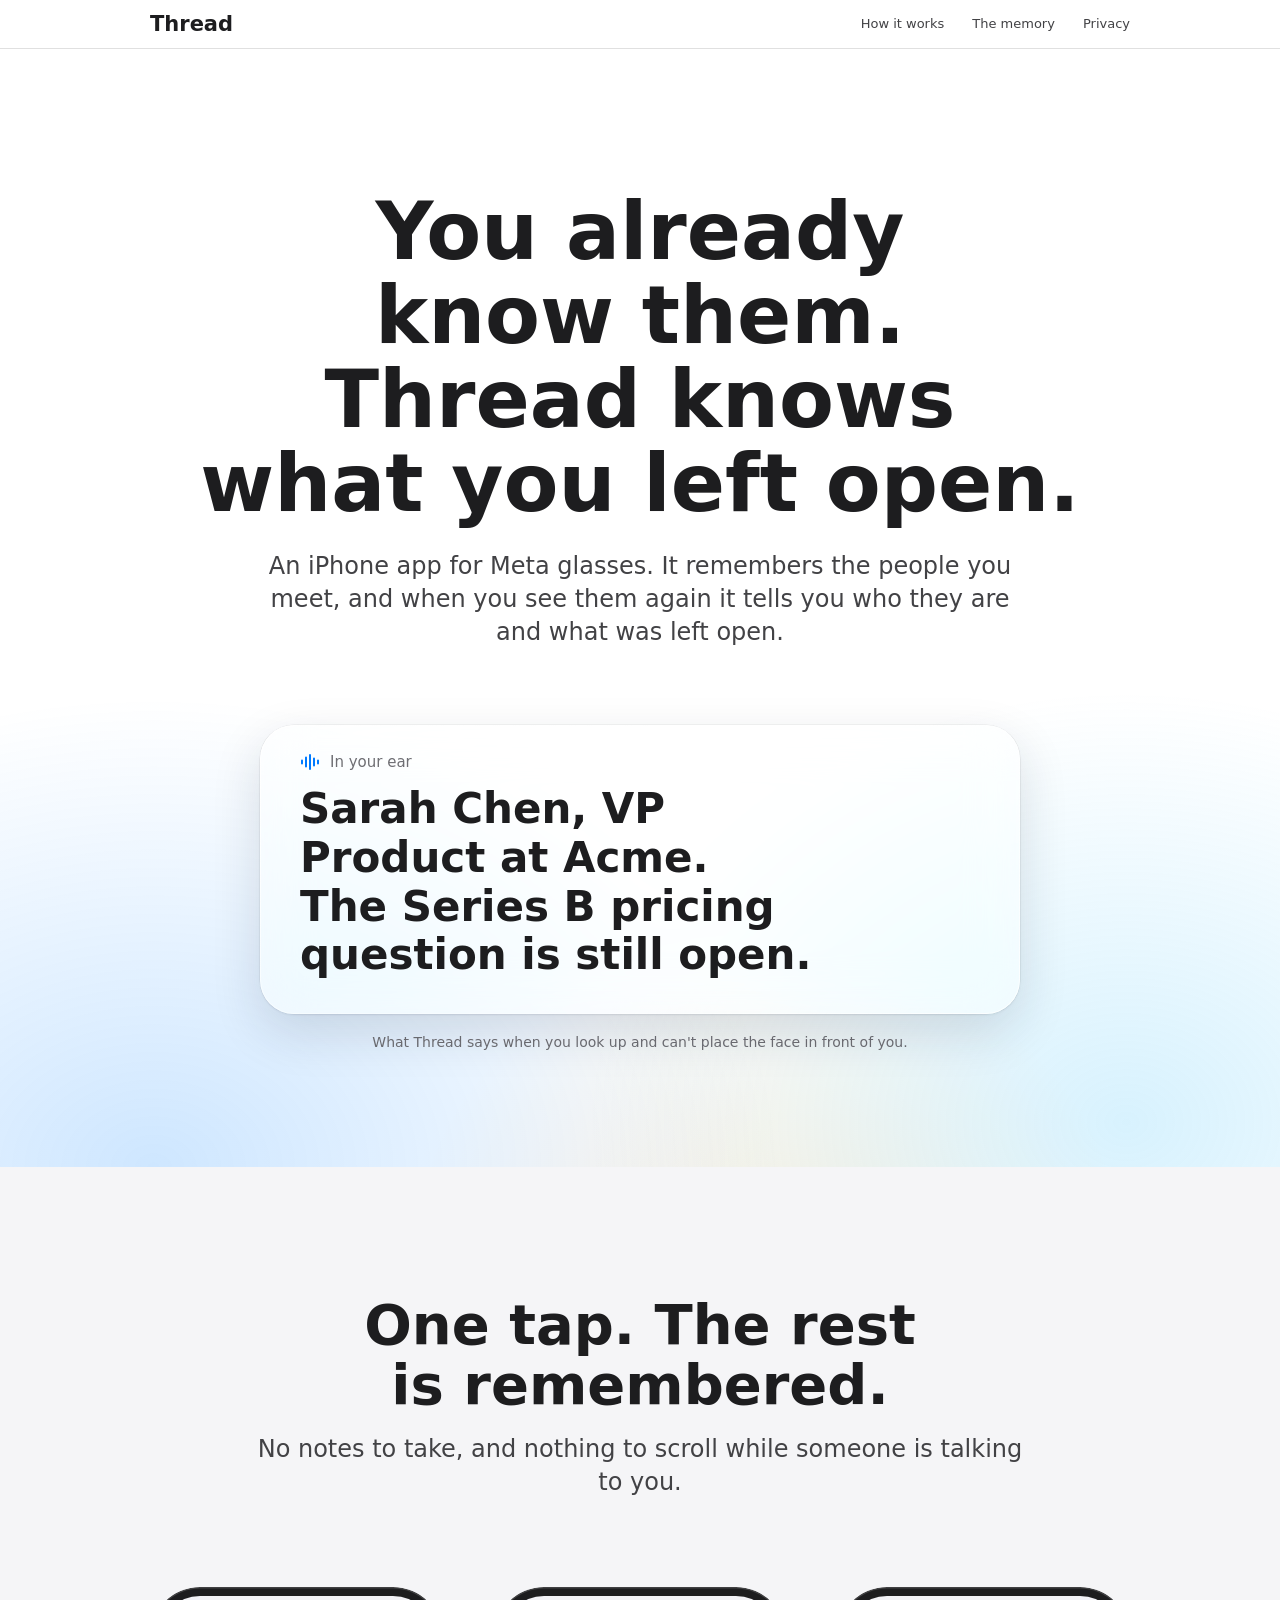
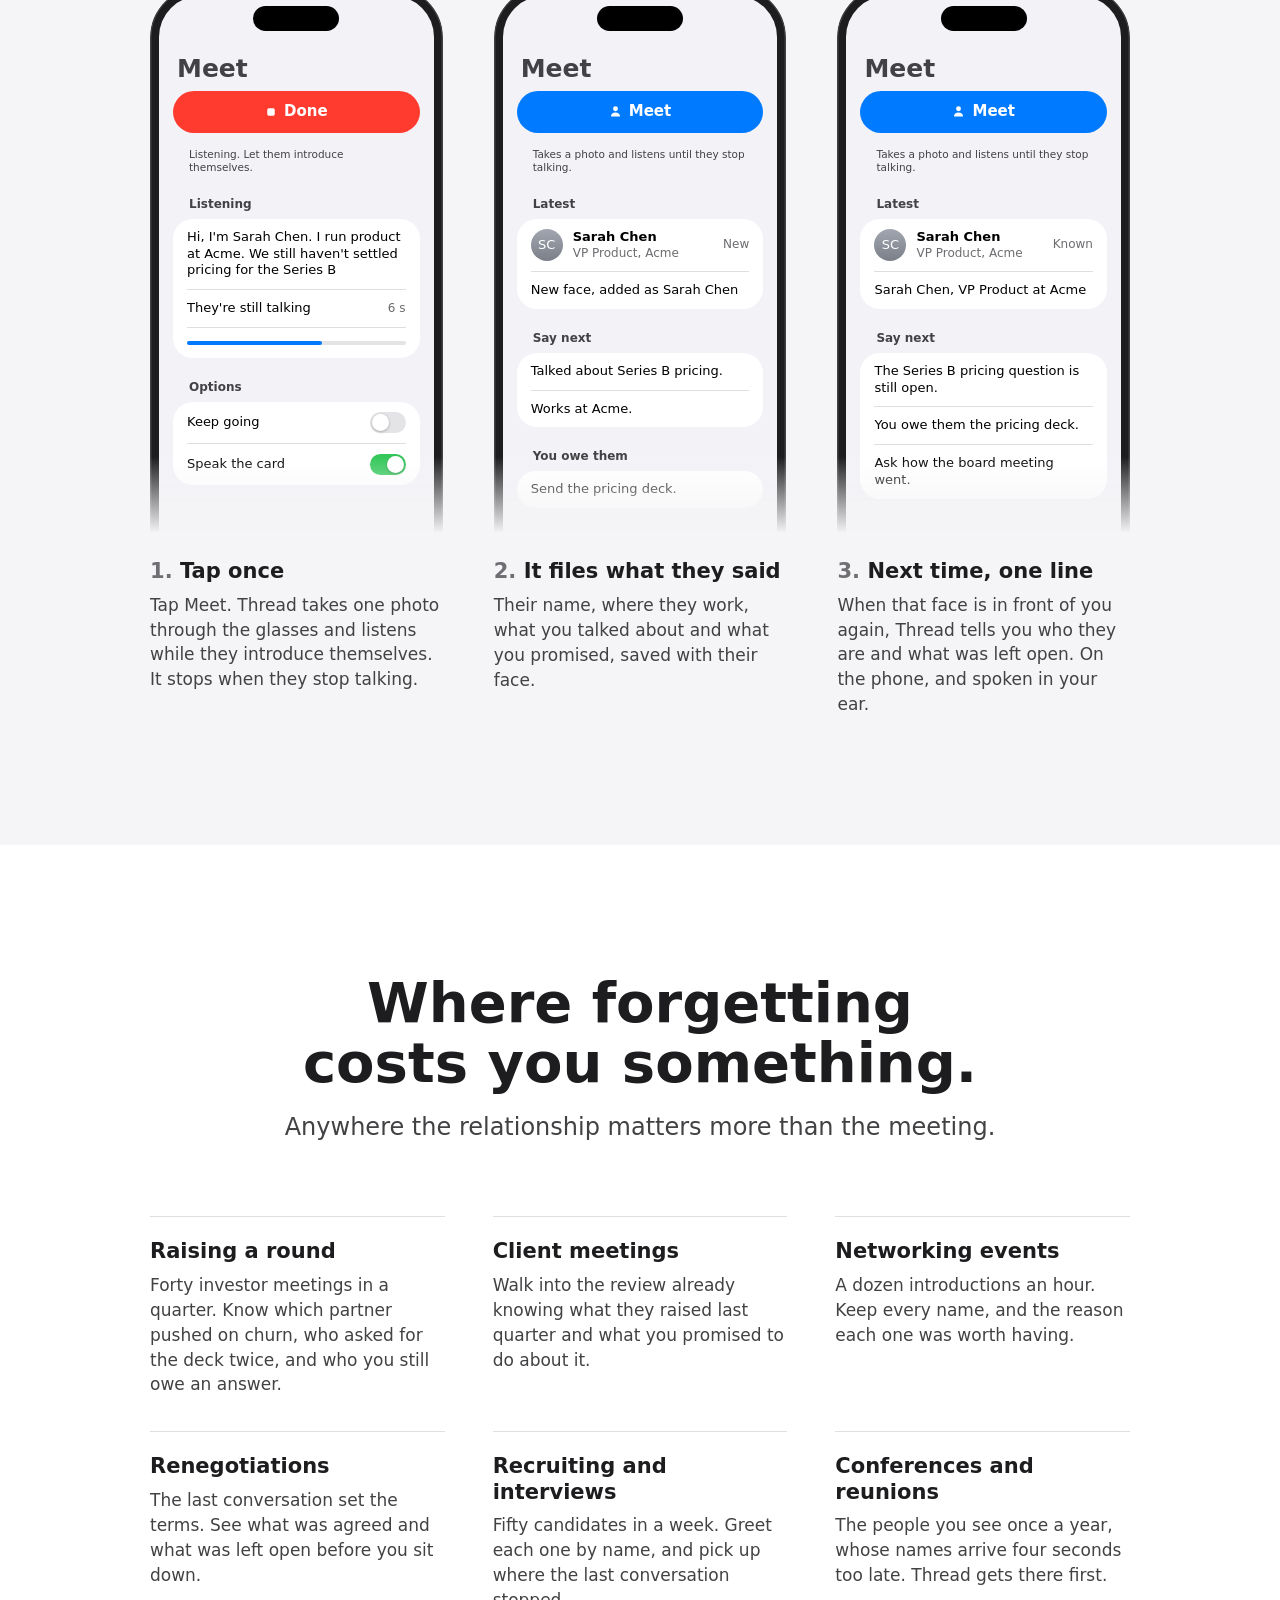
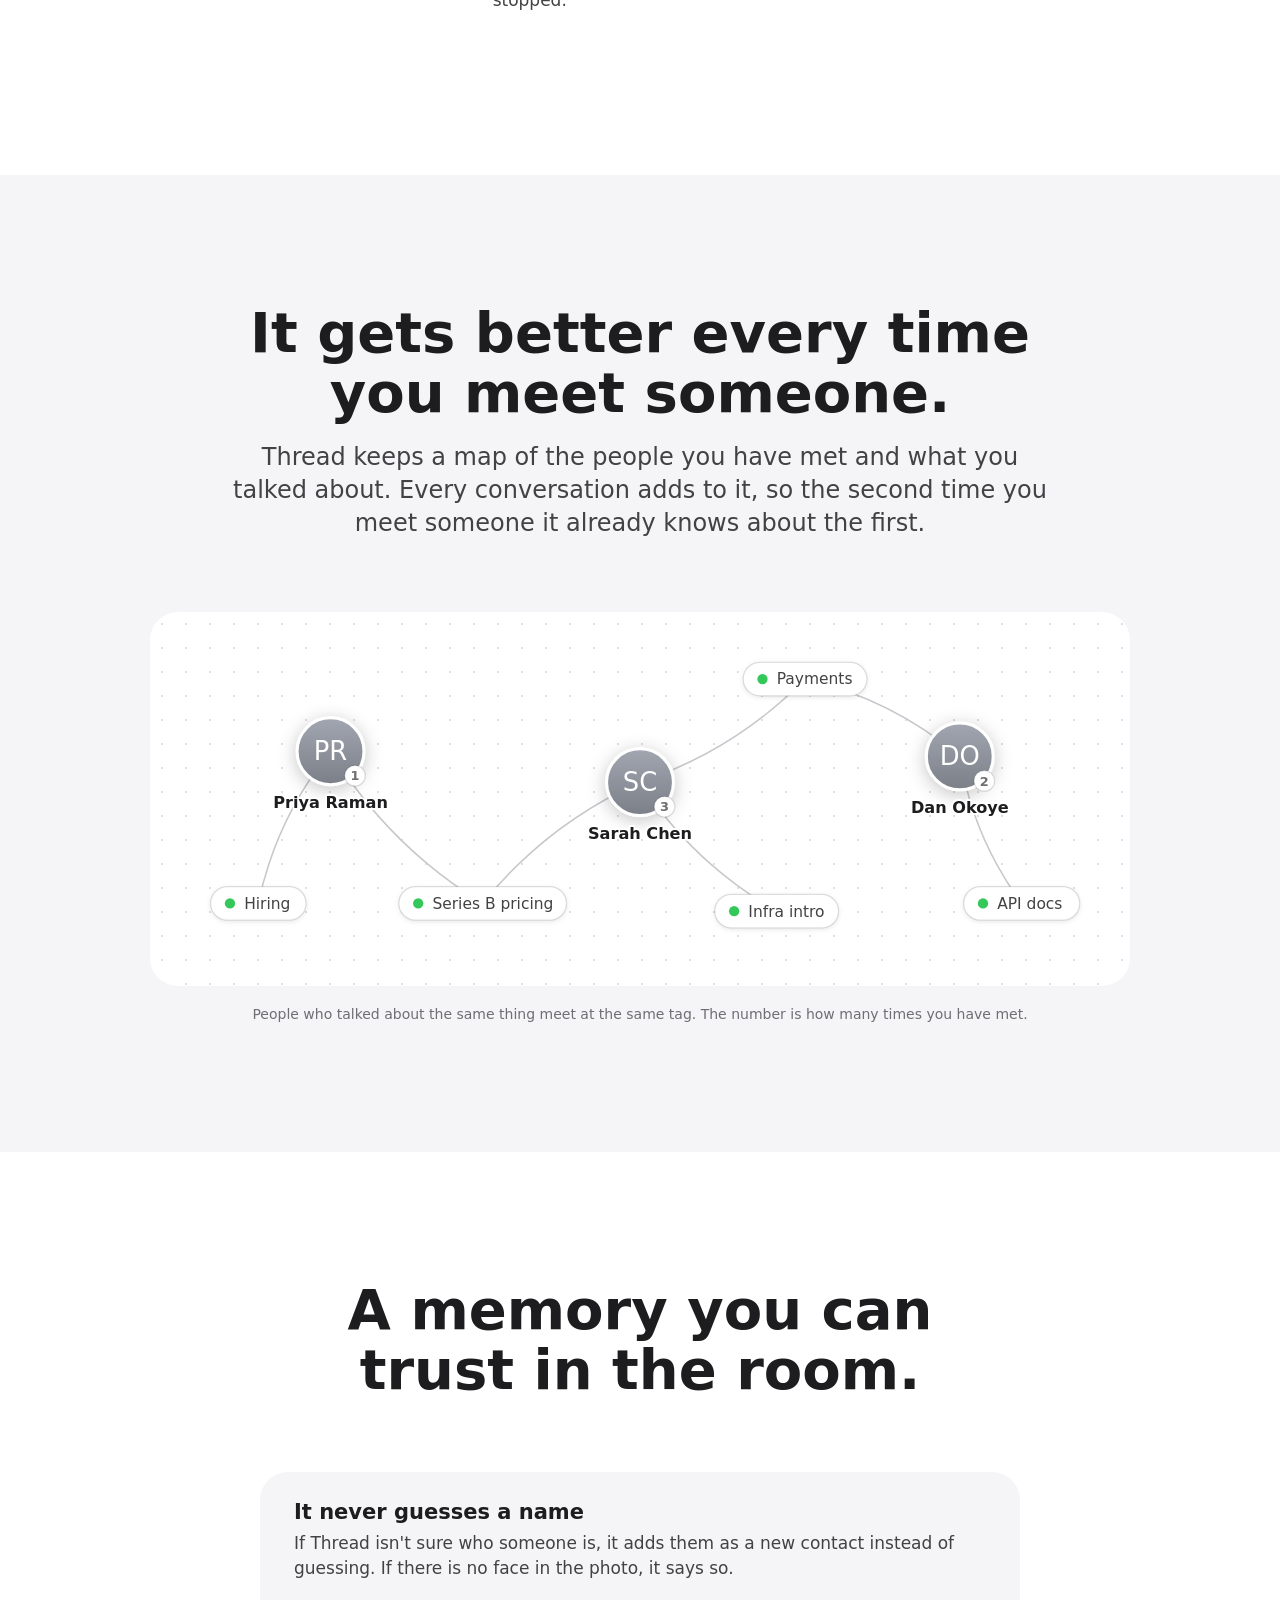
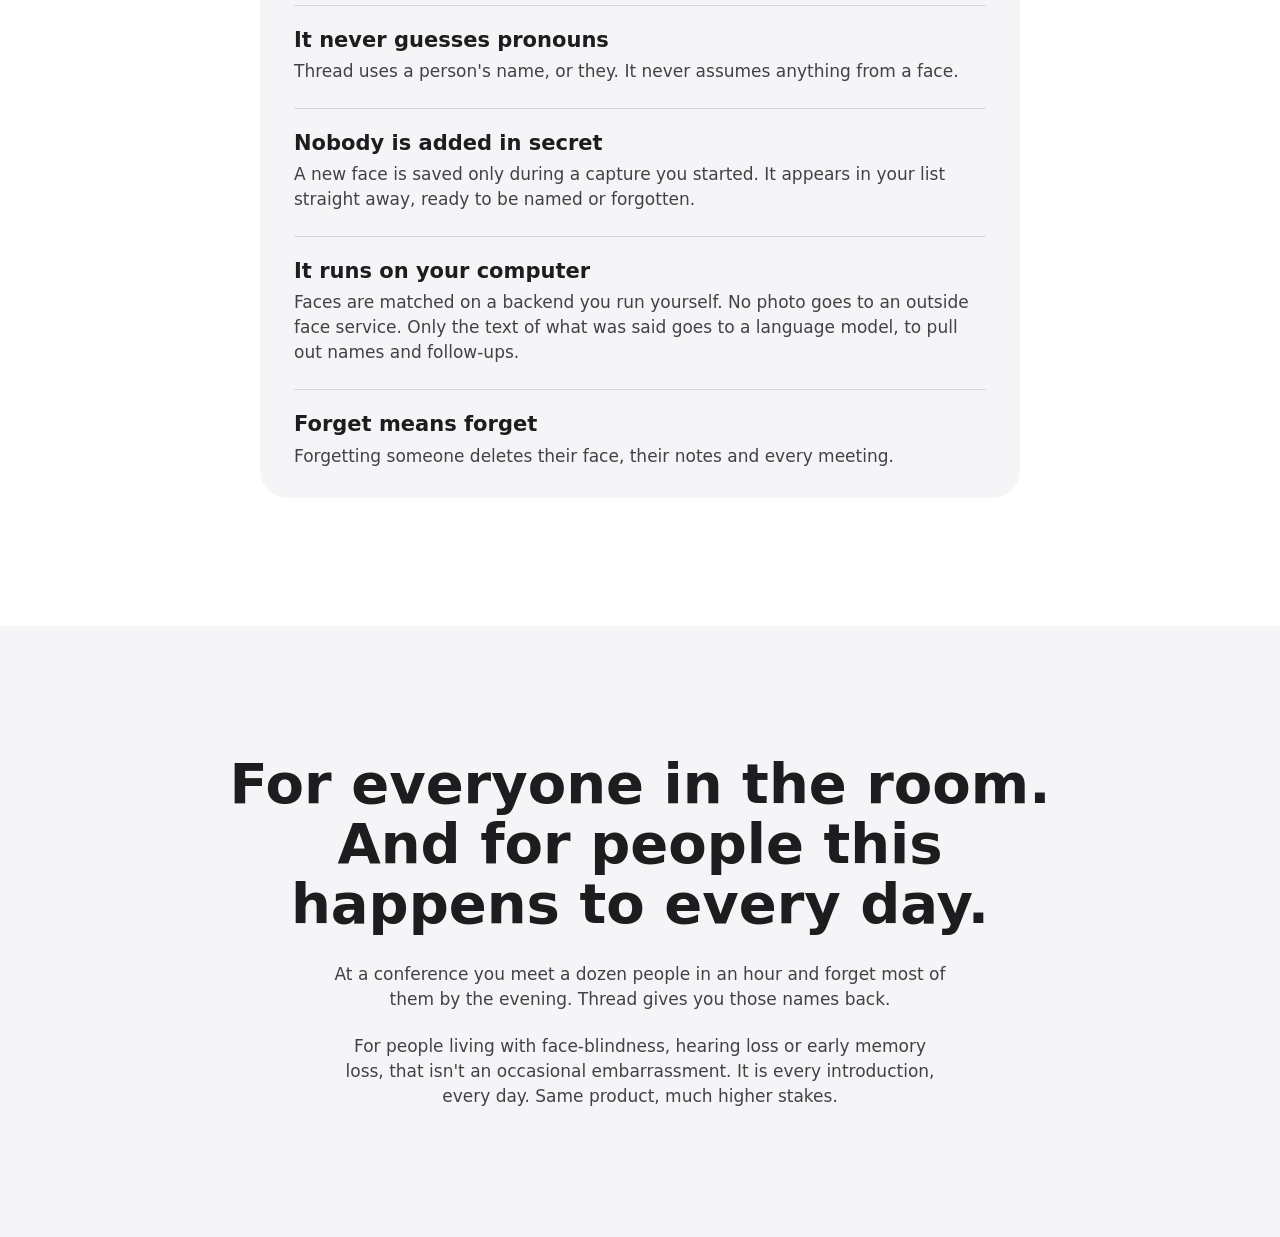
<file: thread-backend/landing/index.html>
<!DOCTYPE html>
<html lang="en">
<head>
<meta charset="utf-8">
<meta name="viewport" content="width=device-width, initial-scale=1">
<title>Thread: remember everyone you meet</title>
<meta name="description" content="An iPhone app for Meta glasses. It remembers the people you meet, and when you see them again it tells you who they are and what was left open.">
<meta name="color-scheme" content="light dark">
<link rel="icon" href="data:image/svg+xml,%3Csvg%20xmlns=%22http://www.w3.org/2000/svg%22%20viewBox=%220%200%20132%20132%22%20width=%22132%22%20height=%22132%22%20role=%22img%22%20aria-label=%22thread%20app%20icon%22%3E%3Ctitle%3Ethread%20app%20icon%3C/title%3E%3C%21--%20one%20strand,%20centreline%20M24%2091C50%2091%2083%2077%2083%2055C83%2045.6%2075.4%2038%2066%2038C56.6%2038%2049%2045.6%2049%2055C49%2077%2082%2091%20108%2091,%20stroke%2012%20with%20round%20ends,%20outlined%3B%20bead%20r=9%20--%3E%3Cpath%20fill=%22%23191817%22%20d=%22M132%2066L132%20102C132%20118.57%20118.57%20132%20102%20132L30%20132C13.43%20132%200%20118.57%200%20102L0%2030C0%2013.43%2013.43%200%2030%200L102%200C118.57%200%20132%2013.43%20132%2030Z%22/%3E%3Cpath%20fill=%22%23FFFFFF%22%20d=%22M24%2085L25.5%2084.98%2027.02%2084.93%2028.56%2084.85%2030.11%2084.73%2031.68%2084.58%2033.25%2084.4%2034.83%2084.19%2036.42%2083.94%2038.01%2083.66%2039.59%2083.35%2041.18%2083.01%2042.76%2082.64%2044.33%2082.24%2045.89%2081.81%2047.44%2081.35%2048.97%2080.86%2050.48%2080.34%2051.98%2079.8%2053.45%2079.22%2054.9%2078.62%2056.32%2078%2057.71%2077.35%2059.06%2076.68%2060.38%2075.98%2061.67%2075.26%2062.92%2074.52%2064.12%2073.75%2065.28%2072.97%2066.4%2072.17%2067.46%2071.36%2068.48%2070.52%2069.44%2069.68%2070.35%2068.82%2071.2%2067.95%2072%2067.06%2072.74%2066.17%2073.42%2065.28%2074.04%2064.37%2074.6%2063.47%2075.1%2062.55%2075.55%2061.64%2075.93%2060.72%2076.25%2059.79%2076.52%2058.86%2076.73%2057.91%2076.88%2056.96%2076.97%2055.99%2077%2055%2076.99%2054.62%2076.97%2054.24%2076.94%2053.86%2076.9%2053.5%2076.84%2053.13%2076.78%2052.77%2076.7%2052.42%2076.61%2052.07%2076.51%2051.72%2076.39%2051.38%2076.27%2051.04%2076.14%2050.71%2075.99%2050.39%2075.84%2050.07%2075.68%2049.75%2075.5%2049.45%2075.32%2049.14%2075.13%2048.85%2074.92%2048.56%2074.71%2048.28%2074.49%2048%2074.26%2047.73%2074.03%2047.47%2073.78%2047.22%2073.53%2046.97%2073.27%2046.74%2073%2046.51%2072.72%2046.29%2072.44%2046.08%2072.15%2045.87%2071.86%2045.68%2071.55%2045.5%2071.25%2045.32%2070.93%2045.16%2070.61%2045.01%2070.29%2044.86%2069.96%2044.73%2069.62%2044.61%2069.28%2044.49%2068.93%2044.39%2068.58%2044.3%2068.23%2044.22%2067.87%2044.16%2067.5%2044.1%2067.14%2044.06%2066.76%2044.03%2066.38%2044.01%2066%2044%2065.62%2044.01%2065.24%2044.03%2064.86%2044.06%2064.5%2044.1%2064.13%2044.16%2063.77%2044.22%2063.42%2044.3%2063.07%2044.39%2062.72%2044.49%2062.38%2044.61%2062.04%2044.73%2061.71%2044.86%2061.39%2045.01%2061.07%2045.16%2060.75%2045.32%2060.45%2045.5%2060.14%2045.68%2059.85%2045.87%2059.56%2046.08%2059.28%2046.29%2059%2046.51%2058.73%2046.74%2058.47%2046.97%2058.22%2047.22%2057.97%2047.47%2057.74%2047.73%2057.51%2048%2057.29%2048.28%2057.08%2048.56%2056.87%2048.85%2056.68%2049.14%2056.5%2049.45%2056.32%2049.75%2056.16%2050.07%2056.01%2050.39%2055.86%2050.71%2055.73%2051.04%2055.61%2051.38%2055.49%2051.72%2055.39%2052.07%2055.3%2052.42%2055.22%2052.77%2055.16%2053.13%2055.1%2053.5%2055.06%2053.86%2055.03%2054.24%2055.01%2054.62%2055%2055%2055.03%2055.99%2055.12%2056.96%2055.27%2057.91%2055.48%2058.86%2055.75%2059.79%2056.07%2060.72%2056.45%2061.64%2056.9%2062.55%2057.4%2063.47%2057.96%2064.37%2058.58%2065.28%2059.26%2066.17%2060%2067.06%2060.8%2067.95%2061.65%2068.82%2062.56%2069.68%2063.52%2070.52%2064.54%2071.36%2065.6%2072.17%2066.72%2072.97%2067.88%2073.75%2069.08%2074.52%2070.33%2075.26%2071.62%2075.98%2072.94%2076.68%2074.29%2077.35%2075.68%2078%2077.1%2078.62%2078.55%2079.22%2080.02%2079.8%2081.52%2080.34%2083.03%2080.86%2084.56%2081.35%2086.11%2081.81%2087.67%2082.24%2089.24%2082.64%2090.82%2083.01%2092.41%2083.35%2093.99%2083.66%2095.58%2083.94%2097.17%2084.19%2098.75%2084.4%20100.32%2084.58%20101.89%2084.73%20103.44%2084.85%20104.98%2084.93%20106.5%2084.98%20108%2085%20106.83%2085.12%20105.7%2085.46%20104.67%2086.01%20103.76%2086.76%20103.01%2087.67%20102.46%2088.7%20102.12%2089.83%20102%2091%20102.12%2092.17%20102.46%2093.3%20103.01%2094.33%20103.76%2095.24%20104.67%2095.99%20105.7%2096.54%20106.83%2096.88%20108%2097%20106.23%2096.98%20104.46%2096.92%20102.67%2096.82%20100.87%2096.69%2099.06%2096.52%2097.25%2096.31%2095.44%2096.06%2093.62%2095.78%2091.81%2095.46%2090%2095.11%2088.19%2094.72%2086.38%2094.3%2084.59%2093.84%2082.8%2093.34%2081.03%2092.82%2079.27%2092.25%2077.52%2091.66%2075.79%2091.02%2074.08%2090.36%2072.39%2089.66%2070.73%2088.93%2069.08%2088.16%2067.47%2087.36%2065.88%2086.52%2064.33%2085.65%2062.81%2084.74%2061.32%2083.8%2059.87%2082.83%2058.46%2081.81%2057.09%2080.76%2055.76%2079.67%2054.48%2078.55%2053.24%2077.38%2052.06%2076.17%2050.93%2074.93%2049.86%2073.64%2048.86%2072.31%2047.91%2070.93%2047.04%2069.52%2046.23%2068.06%2045.51%2066.55%2044.87%2065.01%2044.31%2063.42%2043.85%2061.8%2043.48%2060.15%2043.22%2058.46%2043.05%2056.74%2043%2055%2043.01%2054.21%2043.05%2053.43%2043.12%2052.66%2043.21%2051.89%2043.33%2051.12%2043.47%2050.37%2043.63%2049.62%2043.82%2048.89%2044.03%2048.16%2044.27%2047.44%2044.53%2046.74%2044.81%2046.04%2045.11%2045.36%2045.43%2044.69%2045.78%2044.03%2046.14%2043.38%2046.52%2042.75%2046.93%2042.13%2047.35%2041.53%2047.79%2040.94%2048.25%2040.36%2048.73%2039.8%2049.22%2039.26%2049.73%2038.73%2050.26%2038.22%2050.8%2037.73%2051.36%2037.25%2051.94%2036.79%2052.53%2036.35%2053.13%2035.93%2053.75%2035.52%2054.38%2035.14%2055.03%2034.78%2055.69%2034.43%2056.36%2034.11%2057.04%2033.81%2057.74%2033.53%2058.44%2033.27%2059.16%2033.03%2059.89%2032.82%2060.62%2032.63%2061.37%2032.47%2062.12%2032.33%2062.89%2032.21%2063.66%2032.12%2064.43%2032.05%2065.21%2032.01%2066%2032%2066.79%2032.01%2067.57%2032.05%2068.34%2032.12%2069.11%2032.21%2069.88%2032.33%2070.63%2032.47%2071.38%2032.63%2072.11%2032.82%2072.84%2033.03%2073.56%2033.27%2074.26%2033.53%2074.96%2033.81%2075.64%2034.11%2076.31%2034.43%2076.97%2034.78%2077.62%2035.14%2078.25%2035.52%2078.87%2035.93%2079.47%2036.35%2080.06%2036.79%2080.64%2037.25%2081.2%2037.73%2081.74%2038.22%2082.27%2038.73%2082.78%2039.26%2083.27%2039.8%2083.75%2040.36%2084.21%2040.94%2084.65%2041.53%2085.07%2042.13%2085.48%2042.75%2085.86%2043.38%2086.22%2044.03%2086.57%2044.69%2086.89%2045.36%2087.19%2046.04%2087.47%2046.74%2087.73%2047.44%2087.97%2048.16%2088.18%2048.89%2088.37%2049.62%2088.53%2050.37%2088.67%2051.12%2088.79%2051.89%2088.88%2052.66%2088.95%2053.43%2088.99%2054.21%2089%2055%2088.95%2056.74%2088.78%2058.46%2088.52%2060.15%2088.15%2061.8%2087.69%2063.42%2087.13%2065.01%2086.49%2066.55%2085.77%2068.06%2084.96%2069.52%2084.09%2070.93%2083.14%2072.31%2082.14%2073.64%2081.07%2074.93%2079.94%2076.17%2078.76%2077.38%2077.52%2078.55%2076.24%2079.67%2074.91%2080.76%2073.54%2081.81%2072.13%2082.83%2070.68%2083.8%2069.19%2084.74%2067.67%2085.65%2066.12%2086.52%2064.53%2087.36%2062.92%2088.16%2061.27%2088.93%2059.61%2089.66%2057.92%2090.36%2056.21%2091.02%2054.48%2091.66%2052.73%2092.25%2050.97%2092.82%2049.2%2093.34%2047.41%2093.84%2045.62%2094.3%2043.81%2094.72%2042%2095.11%2040.19%2095.46%2038.38%2095.78%2036.56%2096.06%2034.75%2096.31%2032.94%2096.52%2031.13%2096.69%2029.33%2096.82%2027.54%2096.92%2025.77%2096.98%2024%2097%2022.83%2096.88%2021.7%2096.54%2020.67%2095.99%2019.76%2095.24%2019.01%2094.33%2018.46%2093.3%2018.12%2092.17%2018%2091%2018.12%2089.83%2018.46%2088.7%2019.01%2087.67%2019.76%2086.76%2020.67%2086.01%2021.7%2085.46%2022.83%2085.12Z%22/%3E%3Cpath%20fill=%22%237F77DD%22%20d=%22M117%2091C117%2095.97%20112.97%20100%20108%20100C103.03%20100%2099%2095.97%2099%2091C99%2086.03%20103.03%2082%20108%2082C112.97%2082%20117%2086.03%20117%2091Z%22/%3E%3C/svg%3E">
<link rel="stylesheet" href="styles.css">
</head>
<body>

<header class="nav">
  <div class="wrap">
    <a class="brand" href="#top" aria-label="Thread, back to the top">Thread</a>
    <nav aria-label="On this page">
      <a href="#how">How it works</a>
      <a href="#memory">The memory</a>
      <a href="#trust">Privacy</a>
    </nav>
  </div>
</header>

<main id="top">

  <section class="hero">
    <div class="wrap">
      <h1><span>You already know them.</span> <span>Thread knows what you left open.</span></h1>
      <p class="lede">An iPhone app for Meta glasses. It remembers the people you meet, and when you see them again it tells you who they are and what was left open.</p>

      <figure class="said">
        <div class="said-card glass">
          <p class="said-label">
            <svg viewBox="0 0 20 16" width="20" height="16" fill="none" stroke="currentColor" stroke-width="2" stroke-linecap="round" aria-hidden="true"><path d="M2 6.5v3M6 3.5v9M10 1v14M14 4.5v7M18 6.5v3"/></svg>
            In your ear
          </p>
          <blockquote><span>Sarah Chen, VP Product at Acme.</span> <span>The Series B pricing question is still open.</span></blockquote>
        </div>
        <figcaption>What Thread says when you look up and can't place the face in front of you.</figcaption>
      </figure>
    </div>
  </section>

  <section id="how" class="alt">
    <div class="wrap">
      <h2>One tap. The rest is remembered.</h2>
      <p class="lede">No notes to take, and nothing to scroll while someone is talking to you.</p>

      <ol class="steps">
        <li>
          <div class="phone" role="img" aria-label="The Meet screen of the Thread app while it listens. The button says Done, and the words being said appear underneath.">
            <div class="screen" aria-hidden="true">
              <div class="island"></div>
              <p class="p-title">Meet</p>
              <div class="p-btn stop">
                <svg viewBox="0 0 16 16" width="12" height="12" fill="currentColor"><rect x="3" y="3" width="10" height="10" rx="2.2"/></svg>
                Done
              </div>
              <p class="p-foot">Listening. Let them introduce themselves.</p>
              <p class="p-head">Listening</p>
              <div class="p-group">
                <div class="p-row">Hi, I'm Sarah Chen. I run product at Acme. We still haven't settled pricing for the Series B</div>
                <div class="p-row p-split"><span>They're still talking</span><span class="p-tail">6 s</span></div>
                <div class="p-row"><span class="p-level"><span></span></span></div>
              </div>
              <p class="p-head">Options</p>
              <div class="p-group">
                <div class="p-row p-split"><span>Keep going</span><span class="p-switch"></span></div>
                <div class="p-row p-split"><span>Speak the card</span><span class="p-switch on"></span></div>
              </div>
            </div>
          </div>
          <h3>Tap once</h3>
          <p>Tap Meet. Thread takes one photo through the glasses and listens while they introduce themselves. It stops when they stop talking.</p>
        </li>

        <li>
          <div class="phone" role="img" aria-label="The Meet screen after a first meeting. Sarah Chen, VP Product at Acme, is marked New, with what was talked about and what was promised.">
            <div class="screen" aria-hidden="true">
              <div class="island"></div>
              <p class="p-title">Meet</p>
              <div class="p-btn">
                <svg viewBox="0 0 16 16" width="13" height="13" fill="currentColor"><circle cx="8" cy="4.6" r="3"/><path d="M2.4 14.2c0-3.1 2.5-5 5.6-5s5.6 1.9 5.6 5z"/></svg>
                Meet
              </div>
              <p class="p-foot">Takes a photo and listens until they stop talking.</p>
              <p class="p-head">Latest</p>
              <div class="p-group">
                <div class="p-row p-person"><span class="p-av">SC</span><span class="p-who"><b>Sarah Chen</b><span>VP Product, Acme</span></span><span class="p-tail">New</span></div>
                <div class="p-row">New face, added as Sarah Chen</div>
              </div>
              <p class="p-head">Say next</p>
              <div class="p-group">
                <div class="p-row">Talked about Series B pricing.</div>
                <div class="p-row">Works at Acme.</div>
              </div>
              <p class="p-head">You owe them</p>
              <div class="p-group">
                <div class="p-row">Send the pricing deck.</div>
              </div>
            </div>
          </div>
          <h3>It files what they said</h3>
          <p>Their name, where they work, what you talked about and what you promised, saved with their face.</p>
        </li>

        <li>
          <div class="phone" role="img" aria-label="The Meet screen at a second meeting. Sarah Chen is marked Known, with what to say next: the Series B pricing question is still open.">
            <div class="screen" aria-hidden="true">
              <div class="island"></div>
              <p class="p-title">Meet</p>
              <div class="p-btn">
                <svg viewBox="0 0 16 16" width="13" height="13" fill="currentColor"><circle cx="8" cy="4.6" r="3"/><path d="M2.4 14.2c0-3.1 2.5-5 5.6-5s5.6 1.9 5.6 5z"/></svg>
                Meet
              </div>
              <p class="p-foot">Takes a photo and listens until they stop talking.</p>
              <p class="p-head">Latest</p>
              <div class="p-group">
                <div class="p-row p-person"><span class="p-av">SC</span><span class="p-who"><b>Sarah Chen</b><span>VP Product, Acme</span></span><span class="p-tail">Known</span></div>
                <div class="p-row">Sarah Chen, VP Product at Acme</div>
              </div>
              <p class="p-head">Say next</p>
              <div class="p-group">
                <div class="p-row">The Series B pricing question is still open.</div>
                <div class="p-row">You owe them the pricing deck.</div>
                <div class="p-row">Ask how the board meeting went.</div>
              </div>
            </div>
          </div>
          <h3>Next time, one line</h3>
          <p>When that face is in front of you again, Thread tells you who they are and what was left open. On the phone, and spoken in your ear.</p>
        </li>
      </ol>
    </div>
  </section>

  <section>
    <div class="wrap">
      <h2>Where forgetting costs you something.</h2>
      <p class="lede">Anywhere the relationship matters more than the meeting.</p>

      <dl class="uses">
        <div>
          <dt>Raising a round</dt>
          <dd>Forty investor meetings in a quarter. Know which partner pushed on churn, who asked for the deck twice, and who you still owe an answer.</dd>
        </div>
        <div>
          <dt>Client meetings</dt>
          <dd>Walk into the review already knowing what they raised last quarter and what you promised to do about it.</dd>
        </div>
        <div>
          <dt>Networking events</dt>
          <dd>A dozen introductions an hour. Keep every name, and the reason each one was worth having.</dd>
        </div>
        <div>
          <dt>Renegotiations</dt>
          <dd>The last conversation set the terms. See what was agreed and what was left open before you sit down.</dd>
        </div>
        <div>
          <dt>Recruiting and interviews</dt>
          <dd>Fifty candidates in a week. Greet each one by name, and pick up where the last conversation stopped.</dd>
        </div>
        <div>
          <dt>Conferences and reunions</dt>
          <dd>The people you see once a year, whose names arrive four seconds too late. Thread gets there first.</dd>
        </div>
      </dl>
    </div>
  </section>

  <section id="memory" class="alt">
    <div class="wrap">
      <h2>It gets better every time you meet someone.</h2>
      <p class="lede">Thread keeps a map of the people you have met and what you talked about. Every conversation adds to it, so the second time you meet someone it already knows about the first.</p>

      <figure class="map">
        <div class="map-panel">
          <svg viewBox="0 0 760 290" role="img"
               aria-label="A map of three people and what they talked about. Priya Raman and Sarah Chen both connect to Series B pricing. Sarah Chen and Dan Okoye both connect to Payments.">
            <defs>
              <linearGradient id="monogram" x1="0" y1="0" x2="0" y2="1">
                <stop offset="0" stop-color="#A1A6B0"/><stop offset="1" stop-color="#7B7F88"/>
              </linearGradient>
            </defs>
            <g class="m-links"><path d="M140,108Q184.8,181.2 258,226"/><path d="M380,132Q307.7,164.4 258,226"/><path d="M380,132Q453.6,107.4 508,52"/><path d="M628,112Q575.2,67.6 508,52"/><path d="M380,132Q421.0,194.7 486,232"/><path d="M140,108Q97.8,160.3 84,226"/><path d="M628,112Q638.3,174.8 676,226"/></g>
            <g class="m-tag" transform="translate(258,226)"><rect x="-65" y="-13" width="130" height="26" rx="13"/><circle cx="-50" r="4"/><text x="-39" y="4.2">Series B pricing</text></g>
            <g class="m-tag" transform="translate(508,52)"><rect x="-48" y="-13" width="96" height="26" rx="13"/><circle cx="-33" r="4"/><text x="-22" y="4.2">Payments</text></g>
            <g class="m-tag" transform="translate(486,232)"><rect x="-48" y="-13" width="96" height="26" rx="13"/><circle cx="-33" r="4"/><text x="-22" y="4.2">Infra intro</text></g>
            <g class="m-tag" transform="translate(84,226)"><rect x="-37" y="-13" width="74" height="26" rx="13"/><circle cx="-22" r="4"/><text x="-11" y="4.2">Hiring</text></g>
            <g class="m-tag" transform="translate(676,226)"><rect x="-45" y="-13" width="90" height="26" rx="13"/><circle cx="-30" r="4"/><text x="-19" y="4.2">API docs</text></g>
            <g class="m-person" transform="translate(140,108)"><circle r="26"/><text class="m-ini" y="6.5">PR</text><text class="m-name" y="44">Priya Raman</text><rect class="m-badge" x="11" y="11" width="16" height="16" rx="8"/><text class="m-count" x="19" y="22.6">1</text></g>
            <g class="m-person" transform="translate(380,132)"><circle r="26"/><text class="m-ini" y="6.5">SC</text><text class="m-name" y="44">Sarah Chen</text><rect class="m-badge" x="11" y="11" width="16" height="16" rx="8"/><text class="m-count" x="19" y="22.6">3</text></g>
            <g class="m-person" transform="translate(628,112)"><circle r="26"/><text class="m-ini" y="6.5">DO</text><text class="m-name" y="44">Dan Okoye</text><rect class="m-badge" x="11" y="11" width="16" height="16" rx="8"/><text class="m-count" x="19" y="22.6">2</text></g>
          </svg>
        </div>
        <figcaption>People who talked about the same thing meet at the same tag. The number is how many times you have met.</figcaption>
      </figure>
    </div>
  </section>

  <section id="trust">
    <div class="wrap">
      <h2>A memory you can trust in the room.</h2>

      <ul class="rows">
        <li>
          <h3>It never guesses a name</h3>
          <p>If Thread isn't sure who someone is, it adds them as a new contact instead of guessing. If there is no face in the photo, it says so.</p>
        </li>
        <li>
          <h3>It never guesses pronouns</h3>
          <p>Thread uses a person's name, or they. It never assumes anything from a face.</p>
        </li>
        <li>
          <h3>Nobody is added in secret</h3>
          <p>A new face is saved only during a capture you started. It appears in your list straight away, ready to be named or forgotten.</p>
        </li>
        <li>
          <h3>It runs on your computer</h3>
          <p>Faces are matched on a backend you run yourself. No photo goes to an outside face service. Only the text of what was said goes to a language model, to pull out names and follow-ups.</p>
        </li>
        <li>
          <h3>Forget means forget</h3>
          <p>Forgetting someone deletes their face, their notes and every meeting.</p>
        </li>
      </ul>
    </div>
  </section>

  <section class="alt who">
    <div class="wrap">
      <h2><span>For everyone in the room.</span> <span>And for people this happens to every day.</span></h2>
      <p>At a conference you meet a dozen people in an hour and forget most of them by the evening. Thread gives you those names back.</p>
      <p>For people living with face-blindness, hearing loss or early memory loss, that isn't an occasional embarrassment. It is every introduction, every day. Same product, much higher stakes.</p>
    </div>
  </section>

</main>

</body>
</html>
</file>
<file: thread-backend/landing/styles.css>
/* Thread's landing page.

   It is set the way Apple sets a product page: the system font, one idea per
   section, and the product itself as the pictures. The phone screens are the
   app's own Meet screen redrawn in HTML, and the map is drawn the way the
   dashboard draws it. The only branding is the name, set in the system font,
   and the app icon as the favicon (see ../assets/BRAND.md).

   No fonts are loaded and there is no script. */

:root{
  --bg:#FFFFFF; --alt:#F5F5F7;
  --ink:#1D1D1F; --ink-2:#424245; --muted:#6E6E73;
  --line:rgba(0,0,0,.12);
  --nav:rgba(255,255,255,.72);

  /* glass: a tint, the light its edge catches, and the shadow it casts */
  --glass:rgba(255,255,255,.55);
  --rim-a:rgba(255,255,255,1); --rim-b:rgba(255,255,255,.3); --rim-c:rgba(255,255,255,.75);
  --glass-shadow:0 0 0 .5px rgba(0,0,0,.07), 0 18px 50px rgba(24,32,60,.14), 0 1px 3px rgba(24,32,60,.07);
  --wash-a:rgba(10,132,255,.2); --wash-b:rgba(90,200,250,.24); --wash-c:rgba(255,149,0,.12);

  /* the phone screens use iOS's own colours, because they are the app */
  --p-bezel:#1D1D1F; --p-edge:rgba(255,255,255,.16);
  --p-bg:#F2F2F7; --p-cell:#FFFFFF; --p-ink:#000000; --p-muted:#6C6C70; --p-line:rgba(60,60,67,.16);
  --p-blue:#007AFF; --p-red:#FF3B30; --p-green:#34C759; --p-track:rgba(120,120,128,.2);

  /* the map */
  --topic:#34C759; --dot:rgba(60,60,67,.17); --tag:#FFFFFF; --link:#C7C7CC;
}
@media (prefers-color-scheme:dark){
  :root{
    --bg:#000000; --alt:#161617;
    --ink:#F5F5F7; --ink-2:#D2D2D7; --muted:#A1A1A6;
    --line:rgba(255,255,255,.16);
    --nav:rgba(0,0,0,.7);

    --glass:rgba(80,80,90,.34);
    --rim-a:rgba(255,255,255,.34); --rim-b:rgba(255,255,255,.05); --rim-c:rgba(255,255,255,.16);
    --glass-shadow:0 18px 50px rgba(0,0,0,.5), 0 1px 2px rgba(0,0,0,.4);
    --wash-a:rgba(10,132,255,.3); --wash-b:rgba(64,200,224,.18); --wash-c:rgba(255,159,10,.08);

    --p-bezel:#2C2C2E; --p-edge:rgba(255,255,255,.22);
    --p-bg:#000000; --p-cell:#1C1C1E; --p-ink:#FFFFFF; --p-muted:#98989F; --p-line:rgba(84,84,88,.6);
    --p-blue:#0A84FF; --p-red:#FF453A; --p-green:#30D158; --p-track:rgba(120,120,128,.32);

    --topic:#30D158; --dot:rgba(235,235,245,.12); --tag:#1C1C1E; --link:#48484A;
  }
}

/* ------------------------------------------------------------------ base */
*,*::before,*::after{box-sizing:border-box}
html{-webkit-text-size-adjust:100%}
body,h1,h2,h3,p,figure,blockquote,ol,ul,dl,dd{margin:0}
ol,ul{padding:0; list-style:none}
/* No letter-spacing anywhere: the system font sets its own tracking. */
body{
  background:var(--bg); color:var(--ink);
  font:17px/1.47 -apple-system,BlinkMacSystemFont,"SF Pro Text","Helvetica Neue","Segoe UI",system-ui,sans-serif;
  -webkit-font-smoothing:antialiased;
}
.wrap{max-width:1028px; margin:0 auto; padding-inline:24px}
:focus-visible{outline:3px solid rgba(0,113,227,.6); outline-offset:3px; border-radius:6px}

h1,h2,h3{font-weight:600; text-wrap:balance}
h1{font-size:clamp(40px,6.6vw,80px); line-height:1.05; font-weight:700}
h2{font-size:clamp(32px,4.6vw,56px); line-height:1.07}
h3{font-size:21px; line-height:1.2}
.lede{font-size:clamp(19px,2.1vw,24px); line-height:1.38; color:var(--ink-2); text-wrap:pretty}

section{padding-block:clamp(72px,10vw,140px); scroll-margin-top:48px; --panel:var(--alt)}
section.alt{background:var(--alt); --panel:var(--bg)}
/* a section opens with a centred heading and, under it, one sentence */
section h2, section h2 + .lede{text-align:center; margin-inline:auto}
section h2{max-width:17em}
section h2 + .lede{max-width:34em; margin-top:18px}

/* ----------------------------------------------------------------- glass */
.glass{position:relative; background:var(--glass); box-shadow:var(--glass-shadow);
  -webkit-backdrop-filter:blur(24px) saturate(190%); backdrop-filter:blur(24px) saturate(190%)}
/* the edge catches light: bright at the top left, again at the bottom right */
.glass::after{content:""; position:absolute; inset:0; border-radius:inherit; padding:1px; pointer-events:none;
  background:linear-gradient(135deg, var(--rim-a), var(--rim-b) 38%, var(--rim-b) 62%, var(--rim-c));
  -webkit-mask:linear-gradient(#000 0 0) content-box, linear-gradient(#000 0 0);
  -webkit-mask-composite:xor; mask-composite:exclude}

/* ------------------------------------------------------------------- nav */
.nav{position:sticky; top:0; z-index:10; background:var(--nav); border-bottom:1px solid var(--line);
  -webkit-backdrop-filter:saturate(180%) blur(20px); backdrop-filter:saturate(180%) blur(20px)}
.nav .wrap{display:flex; align-items:center; justify-content:space-between; gap:16px; height:48px}
/* the product's name, the way Apple shows one in a top bar */
.brand{color:var(--ink); text-decoration:none; font-size:21px; line-height:1.15; font-weight:600}
.nav nav{display:flex; gap:clamp(14px,3vw,28px); font-size:13px}
.nav nav a{color:var(--ink-2); text-decoration:none}
.nav nav a:hover{color:var(--ink)}

/* ------------------------------------------------------------------ hero */
.hero{position:relative; overflow:hidden; text-align:center;
  padding-block:clamp(72px,11vw,150px) clamp(64px,9vw,120px)}
/* a soft wash behind everything, so the glass has something to sit on */
.hero::before{content:""; position:absolute; inset:0; pointer-events:none;
  background:
    radial-gradient(70% 60% at 12% 100%, var(--wash-a), transparent 70%),
    radial-gradient(60% 55% at 88% 96%, var(--wash-b), transparent 70%),
    radial-gradient(40% 40% at 60% 108%, var(--wash-c), transparent 70%)}
.hero .wrap{position:relative}
.hero h1{max-width:13.5em; margin-inline:auto}
/* each sentence starts its own line, in the headlines and in what is spoken */
.hero h1 span, .said blockquote span, .who h2 span{display:block}
.hero .lede{max-width:31em; margin:24px auto 0}

/* what you hear, as the page's first picture */
.said{max-width:760px; margin:clamp(44px,6vw,76px) auto 0}
.said-card{border-radius:34px; padding:26px clamp(24px,4vw,40px) 34px; text-align:left}
.said-label{display:flex; align-items:center; gap:10px; font-size:15px; color:var(--muted)}
.said-label svg{color:var(--p-blue); flex:none}
.said blockquote{margin-top:12px; font-size:clamp(25px,3.7vw,42px); line-height:1.16; font-weight:600; text-wrap:balance}
figcaption{margin-top:18px; font-size:14px; line-height:1.43; color:var(--muted); text-align:center; text-wrap:pretty}

/* ----------------------------------------------------------------- steps */
.steps{display:grid; grid-template-columns:repeat(3,minmax(0,1fr)); gap:clamp(20px,4vw,56px);
  margin-top:clamp(48px,7vw,88px); counter-reset:step}
.steps li{counter-increment:step}
.steps h3{margin-top:26px}
/* the steps are a real sequence, so they are numbered */
.steps h3::before{content:counter(step) "."; margin-right:.35em; color:var(--muted)}
.steps p{margin-top:8px; color:var(--ink-2)}

/* A phone, cut off below the fold of its own screen. Everything inside is
   the app's Meet screen at about three-quarters size. */
.phone{max-width:300px; margin-inline:auto; aspect-ratio:300/560; padding:9px 9px 0;
  border-radius:50px 50px 0 0; background:var(--p-bezel); box-shadow:inset 0 0 0 1.5px var(--p-edge);
  -webkit-mask-image:linear-gradient(#000 86%, transparent); mask-image:linear-gradient(#000 86%, transparent)}
.screen{height:100%; overflow:hidden; border-radius:41px 41px 0 0; background:var(--p-bg); color:var(--p-ink);
  font-size:13px; line-height:1.3; text-align:left}
.island{width:86px; height:25px; margin:10px auto 0; border-radius:13px; background:#000}
.p-title{padding:16px 18px 8px; font-size:25px; line-height:1.1; font-weight:700}
.p-btn{display:flex; align-items:center; justify-content:center; gap:7px; height:42px; margin:0 14px;
  border-radius:21px; background:var(--p-blue); color:#fff; font-size:15px; font-weight:600}
.p-btn.stop{background:var(--p-red)}
.p-foot{padding:7px 30px 0; font-size:10.5px; color:var(--p-muted)}
.p-head{padding:14px 30px 6px; font-size:12px; font-weight:600; color:var(--p-muted)}
.p-group{margin:0 14px; padding:0 14px; border-radius:20px; background:var(--p-cell)}
.p-row{padding:10px 0; border-top:1px solid var(--p-line)}
.p-row:first-child{border-top:none}
.p-split{display:flex; align-items:center; justify-content:space-between; gap:10px}
.p-tail{font-size:12px; color:var(--p-muted); font-variant-numeric:tabular-nums; white-space:nowrap}
.p-person{display:flex; align-items:center; gap:10px}
.p-av{width:32px; height:32px; border-radius:50%; flex:none; display:grid; place-items:center;
  background:linear-gradient(#A1A6B0,#7B7F88); color:#fff;
  font:500 13px/1 ui-rounded,"SF Pro Rounded",-apple-system,system-ui,sans-serif}
.p-who{flex:1; min-width:0; display:flex; flex-direction:column}
.p-who b{font-weight:600}
.p-who span{font-size:12px; color:var(--p-muted)}
.p-level{display:block; height:4px; margin:3px 0; border-radius:2px; background:var(--p-track)}
.p-level span{display:block; width:62%; height:100%; border-radius:2px; background:var(--p-blue)}
.p-switch{width:36px; height:21px; border-radius:11px; background:var(--p-track); flex:none; position:relative}
.p-switch::after{content:""; position:absolute; top:2px; left:2px; width:17px; height:17px; border-radius:50%;
  background:#fff; box-shadow:0 1px 3px rgba(0,0,0,.25)}
.p-switch.on{background:var(--p-green)}
.p-switch.on::after{left:17px}

/* ------------------------------------------------------------------ uses */
.uses{display:grid; grid-template-columns:repeat(3,minmax(0,1fr)); gap:0 clamp(24px,4vw,48px);
  margin-top:clamp(40px,6vw,72px)}
.uses > div{border-top:1px solid var(--line); padding:22px 0 34px}
.uses dt{font-size:21px; line-height:1.2; font-weight:600}
.uses dd{margin-top:8px; color:var(--ink-2)}

/* ------------------------------------------------------------------- map */
.map{margin-top:clamp(40px,6vw,72px)}
.map-panel{overflow-x:auto; border-radius:28px;
  background:radial-gradient(circle, var(--dot) 1px, transparent 1.5px) 0 0/24px 24px, var(--panel)}
.map svg{display:block; width:100%; min-width:600px; height:auto}
.m-links path{fill:none; stroke:var(--link); stroke-width:1.2; stroke-linecap:round}
/* a person: a monogram in a white ring, lifted off the canvas */
.m-person circle{fill:url(#monogram); stroke:#fff; stroke-width:2.5; filter:drop-shadow(0 3px 7px rgba(0,0,0,.22))}
.m-ini{fill:#fff; text-anchor:middle; font:500 20px ui-rounded,"SF Pro Rounded",-apple-system,system-ui,sans-serif}
.m-name{fill:var(--ink); text-anchor:middle; font-size:12.5px; font-weight:600;
  paint-order:stroke; stroke:var(--panel); stroke-width:3px; stroke-linejoin:round}
.m-badge{fill:var(--tag); stroke:var(--line); stroke-width:1}
.m-count{fill:var(--muted); text-anchor:middle; font-size:10px; font-weight:600}
/* a tag: a capsule with a dot and a name */
.m-tag rect{fill:var(--tag); stroke:var(--line); stroke-width:1; filter:drop-shadow(0 1px 2px rgba(0,0,0,.1))}
.m-tag circle{fill:var(--topic)}
.m-tag text{fill:var(--ink-2); font-size:12px}

/* ----------------------------------------------------------------- trust */
/* an inset grouped list, as in Settings */
.rows{max-width:760px; margin:clamp(40px,6vw,72px) auto 0; padding:6px clamp(22px,4vw,34px);
  border-radius:28px; background:var(--panel)}
.rows li{padding:22px 0 24px; border-top:1px solid var(--line)}
.rows li:first-child{border-top:none}
.rows p{margin-top:6px; color:var(--ink-2)}

/* ------------------------------------------------------------------- who */
.who{text-align:center}
.who p{max-width:36em; margin:22px auto 0; color:var(--ink-2); text-wrap:pretty}
.who h2 + p{margin-top:28px}

/* ----------------------------------------------------------------- small */
@media (max-width:820px){
  .steps{grid-template-columns:1fr; gap:56px}
  .steps li{max-width:420px; margin-inline:auto}
  .uses{grid-template-columns:repeat(2,minmax(0,1fr))}
}
@media (max-width:560px){
  .uses{grid-template-columns:1fr}
  .nav nav a:first-child{display:none}
}
@media (prefers-reduced-motion:no-preference){
  html{scroll-behavior:smooth}
}
/* "Reduce transparency" swaps the glass for a solid surface. */
@media (prefers-reduced-transparency:reduce){
  .glass, .nav{background:var(--bg); -webkit-backdrop-filter:none; backdrop-filter:none}
}
</file>
